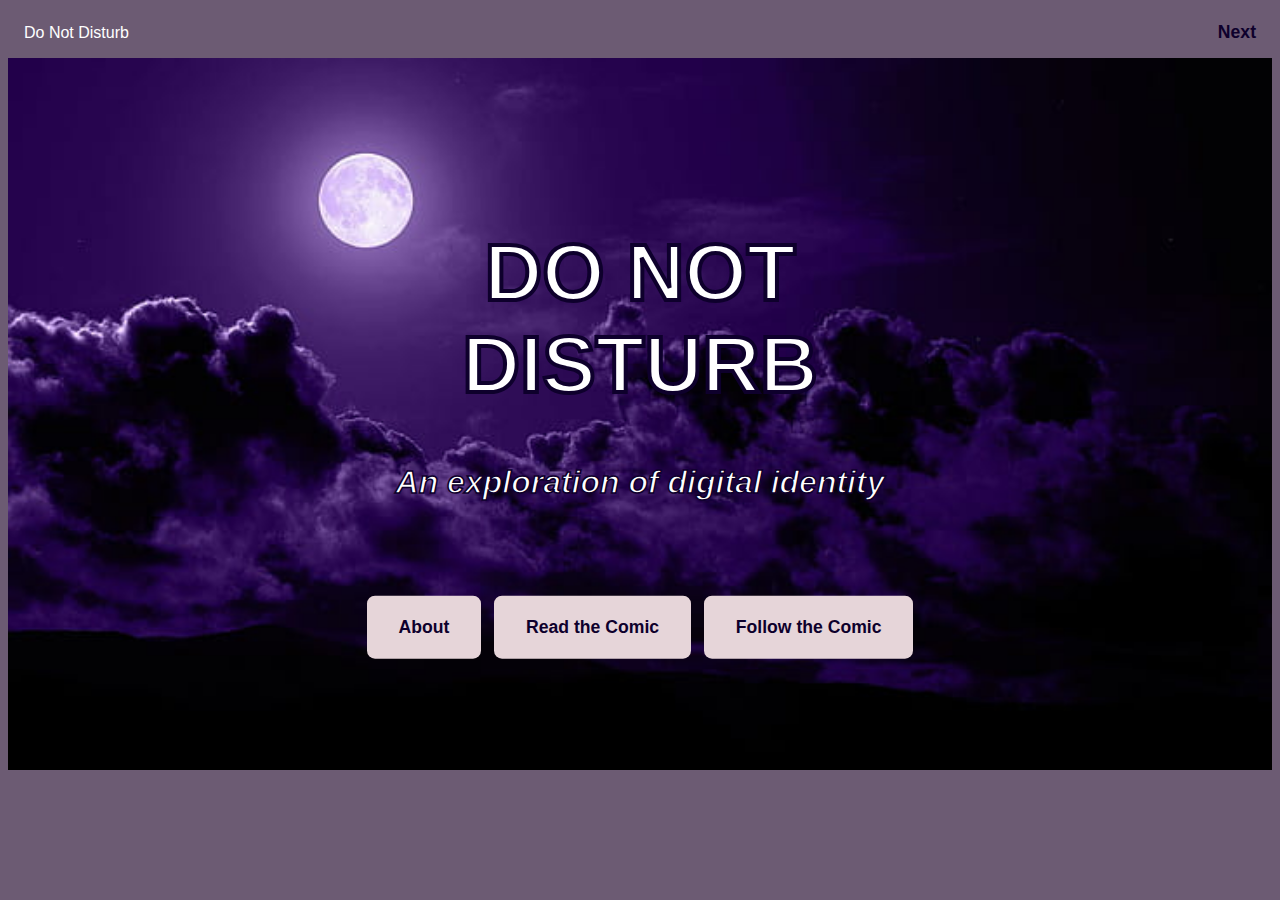
<file: index.html>
<!DOCTYPE html>
<html lang="en">

<head>
  <title>Do Not Disturb</title>
  <meta charset="utf-8">
  <meta name="viewport" content="width=device-width, initial-scale=1">
  <link rel="stylesheet" href="style.css">
</head>

<body>
  <ul>
    <li><a href="about.html">Next</a></li>
    <li style="float:left"><p>Do Not Disturb</li>
  </ul>

  <div class>
    <div class="hero-image"><img src="hero.jpg" style="width:100%" alt="purple night sky with a bright moon"></div>
    <div class="hero-text">
      <h1>DO NOT DISTURB</h1>
      <h2><em>An exploration of digital identity</em></h2>
      <div class = "buttonbox">
        <div class="button"><a href="about.html">About</a></div>
        <div class="button"><a href="pages1_2.html">Read the Comic</a></div>
        <div class="button"><a href="updates.html">Follow the Comic</a></div>
      </div>
    </div>
  </div>



  <!--Check this W3 for documentation. https://www.w3schools.com/howto/howto_js_slideshow.asp-->

  <!-- Next and previous buttons
  <a class="prev" onclick="plusSlides(-1)">&#10094;</a>
  <a class="next" onclick="plusSlides(1)">&#10095;</a>
</div>
-->

<!-- The dots/circles
<div style="text-align:center">
  <span class="dot" onclick="currentSlide(1)"></span>
  <span class="dot" onclick="currentSlide(2)"></span>
  <span class="dot" onclick="currentSlide(3)"></span>
</div>
-->

</body>
</html>
</file>
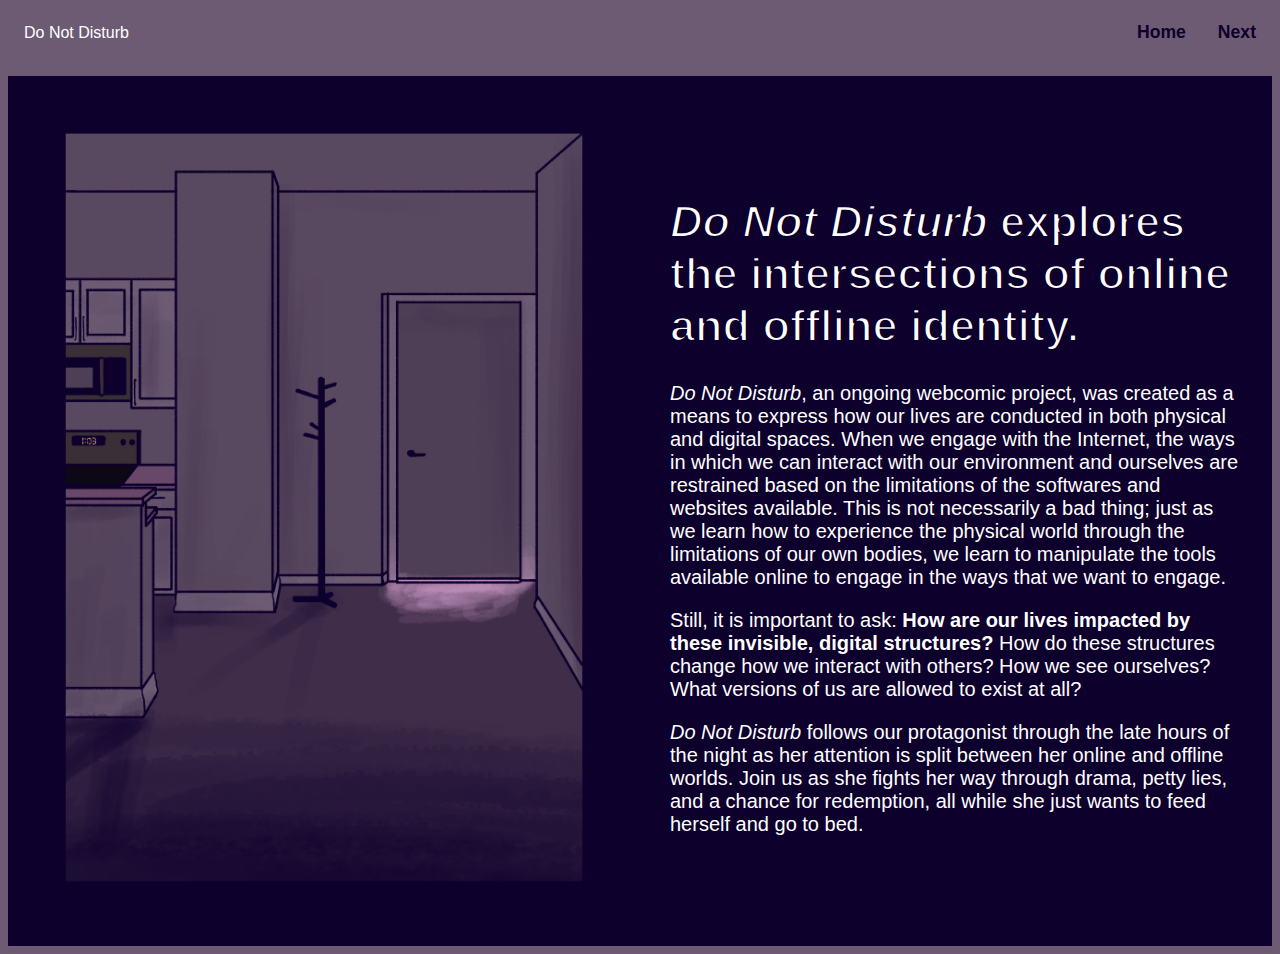
<file: about.html>
<!DOCTYPE html>
<html lang="en">

<head>
  <title>Do Not Disturb</title>
  <meta charset="utf-8">
  <meta name="viewport" content="width=device-width, initial-scale=1">
  <link rel="stylesheet" href="style.css">
<!--Refreshes index.html after 180 seconds-->
  <meta http-equiv="refresh" content="180;url=index.html">
</head>

<body>
    <div>
        <ul>
            <li><a href="pages1_2.html">Next</a></li>
            <li><a href="index.html">Home</a></li>
            <li style="float:left"><p>Do Not Disturb</li>
        </ul>
    </div>

    <br>

    <div class="flex-container">
      <div>
        <img src="comic_pages/page1.png" class="img-responsive" style="width:100%"alt="an empty apartment" >
      </div>
      <div class="textblock">
        <h1><em>Do Not Disturb</em> explores the intersections of online and offline identity.</h1>
        <p style="font-size:15pt;"><em>Do Not Disturb</em>, an ongoing webcomic project, was created as a means to express how our lives are conducted in both physical and digital spaces. When we engage with the Internet, the ways in which we can interact with our environment and ourselves are restrained based on the limitations of the softwares and websites available. This is not necessarily a bad thing; just as we learn how to experience the physical world through the limitations of our own bodies, we learn to manipulate the tools available online to engage in the ways that we want to engage.</p>
        <p style="font-size:15pt;"> Still, it is important to ask: <strong>How are our lives impacted by these invisible, digital structures?</strong> How do these structures change how we interact with others? How we see ourselves? What versions of us are allowed to exist at all?</p>
        <p style="font-size:15pt;"><em>Do Not Disturb</em> follows our protagonist through the late hours of the night as her attention is split between her online and offline worlds. Join us as she fights her way through drama, petty lies, and a chance for redemption, all while she just wants to feed herself and go to bed.</p>
      </div>
    </div>


</body>
</html>
</file>
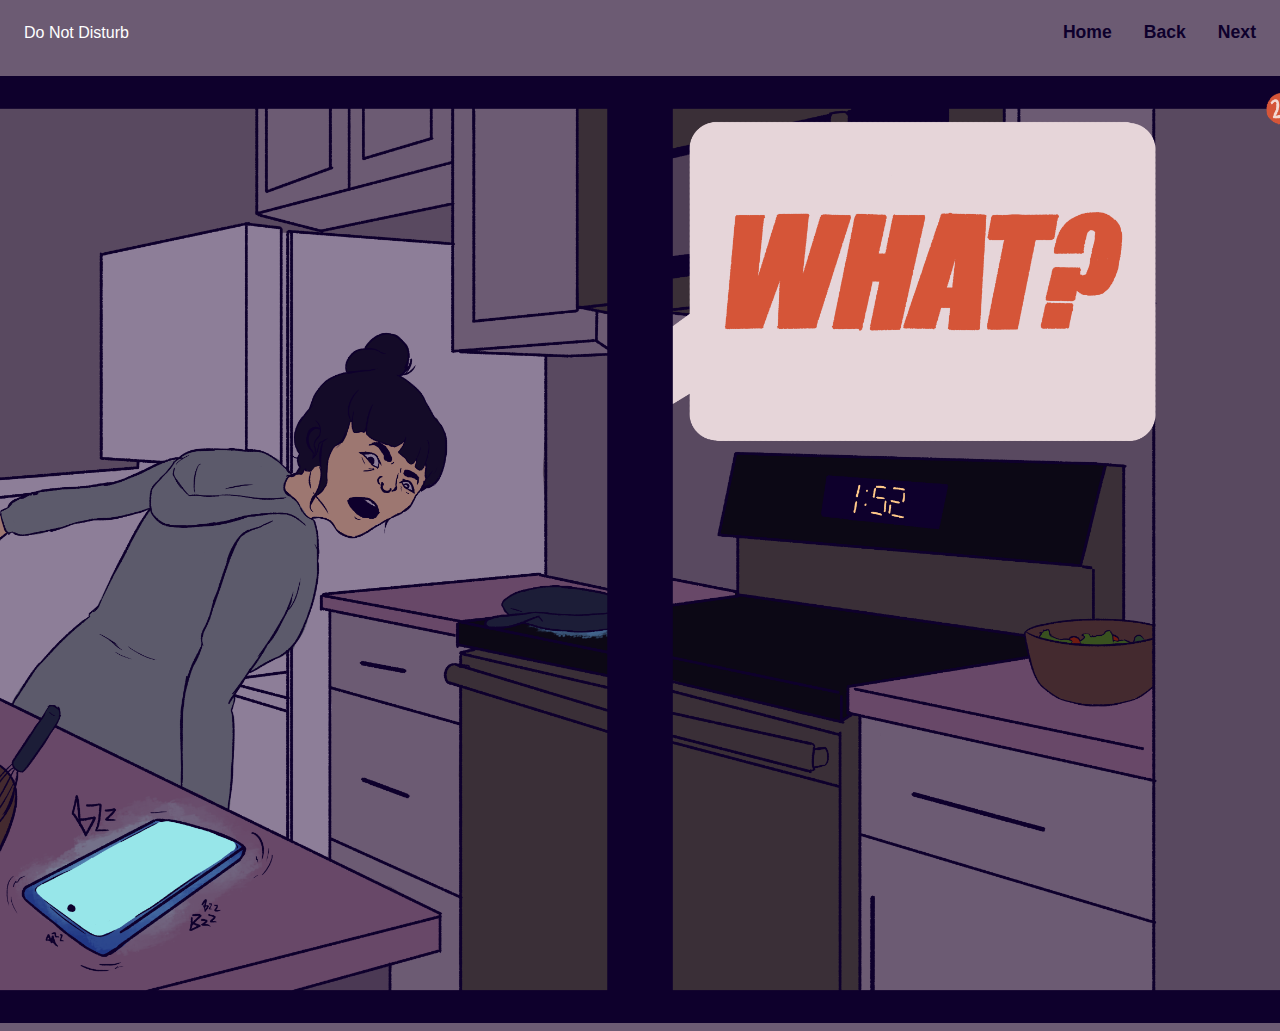
<file: pages11_12.html>
<!DOCTYPE html>
<html lang="en">

<head>
  <title>Do Not Disturb</title>
  <meta charset="utf-8">
  <meta name="viewport" content="width=device-width, initial-scale=1">
  <link rel="stylesheet" href="style.css">
<!--Refreshes index.html after 180 seconds-->
  <meta http-equiv="refresh" content="180;url=index.html">
</head>

<body>
    <div>
        <ul>
            <li><a href="updates.html">Next</a></li>
            <li><a href="pages9_10.html">Back</a></li>
            <li><a href="index.html">Home</a></li>
            <li style="float:left"><p>Do Not Disturb</li>
        </ul>
    </div>

    <br>

    <div class="flex-container">
        <img src="comic_pages/page11.png" class="comic-page">
        <img src="comic_pages/page12.png" class="comic-page">
    </div>


</body>
</html>
</file>
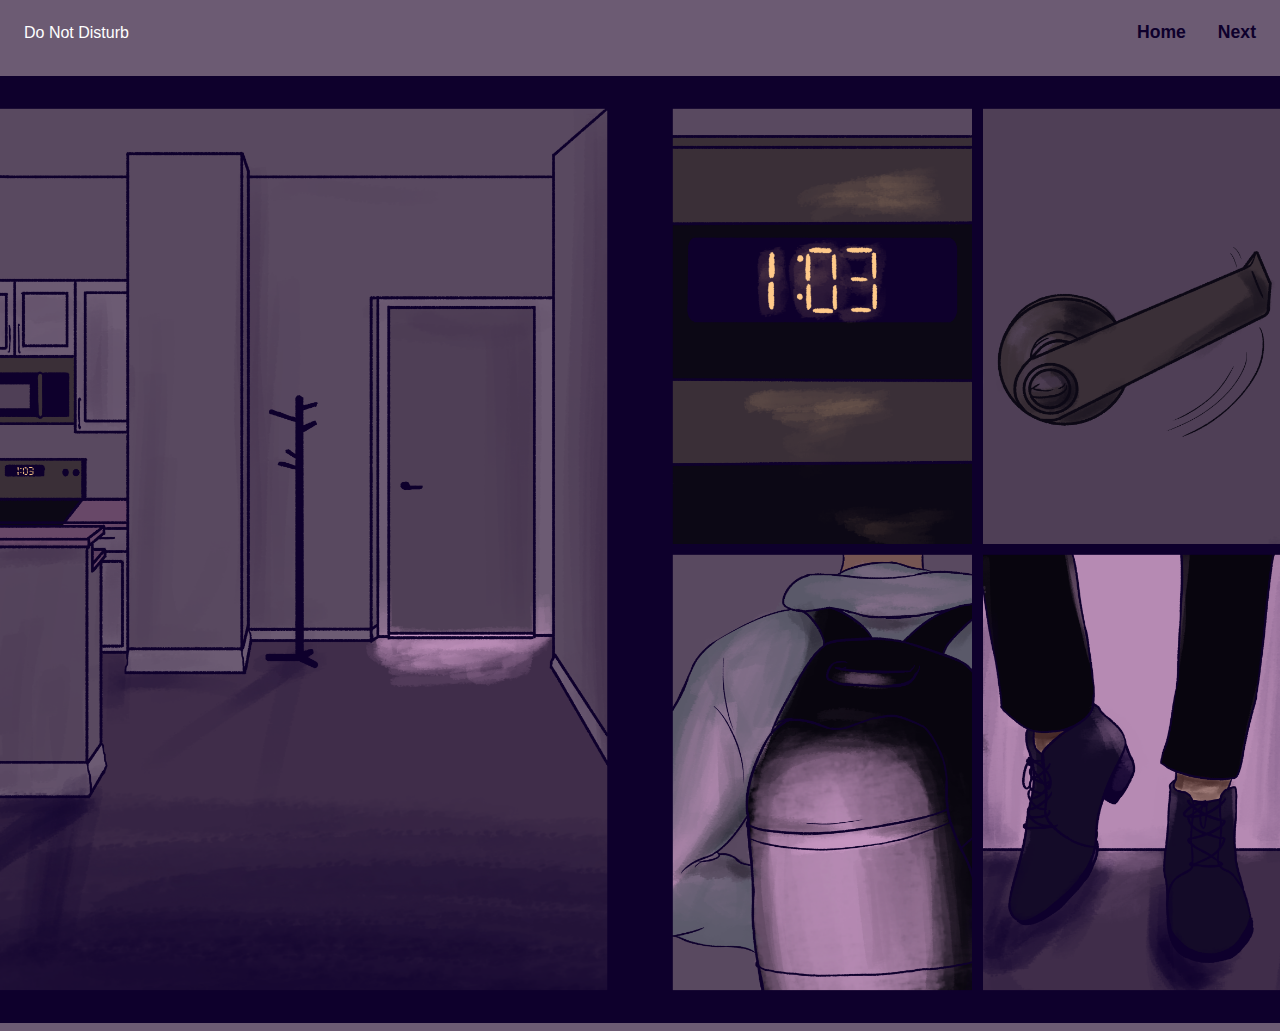
<file: pages1_2.html>
<!DOCTYPE html>
<html lang="en">

<head>
  <title>Do Not Disturb</title>
  <meta charset="utf-8">
  <meta name="viewport" content="width=device-width, initial-scale=1">
  <link rel="stylesheet" href="style.css">
<!--Refreshes index.html after 180 seconds-->
  <meta http-equiv="refresh" content="180;url=index.html">
</head>

<body>
    <div>
        <ul>
            <li><a href="pages3_4.html">Next</a></li>
            <li><a href="index.html">Home</a></li>
            <li style="float:left"><p>Do Not Disturb</li>
        </ul>
    </div>

    <br>

    <div class="flex-container">
        <img src="comic_pages/page1.png" class="comic-page" alt="an empty apartment">
        <img src="comic_pages/page2.png" class="comic-page" alt="an empty apartment">
    </div>


</body>
</html>
</file>
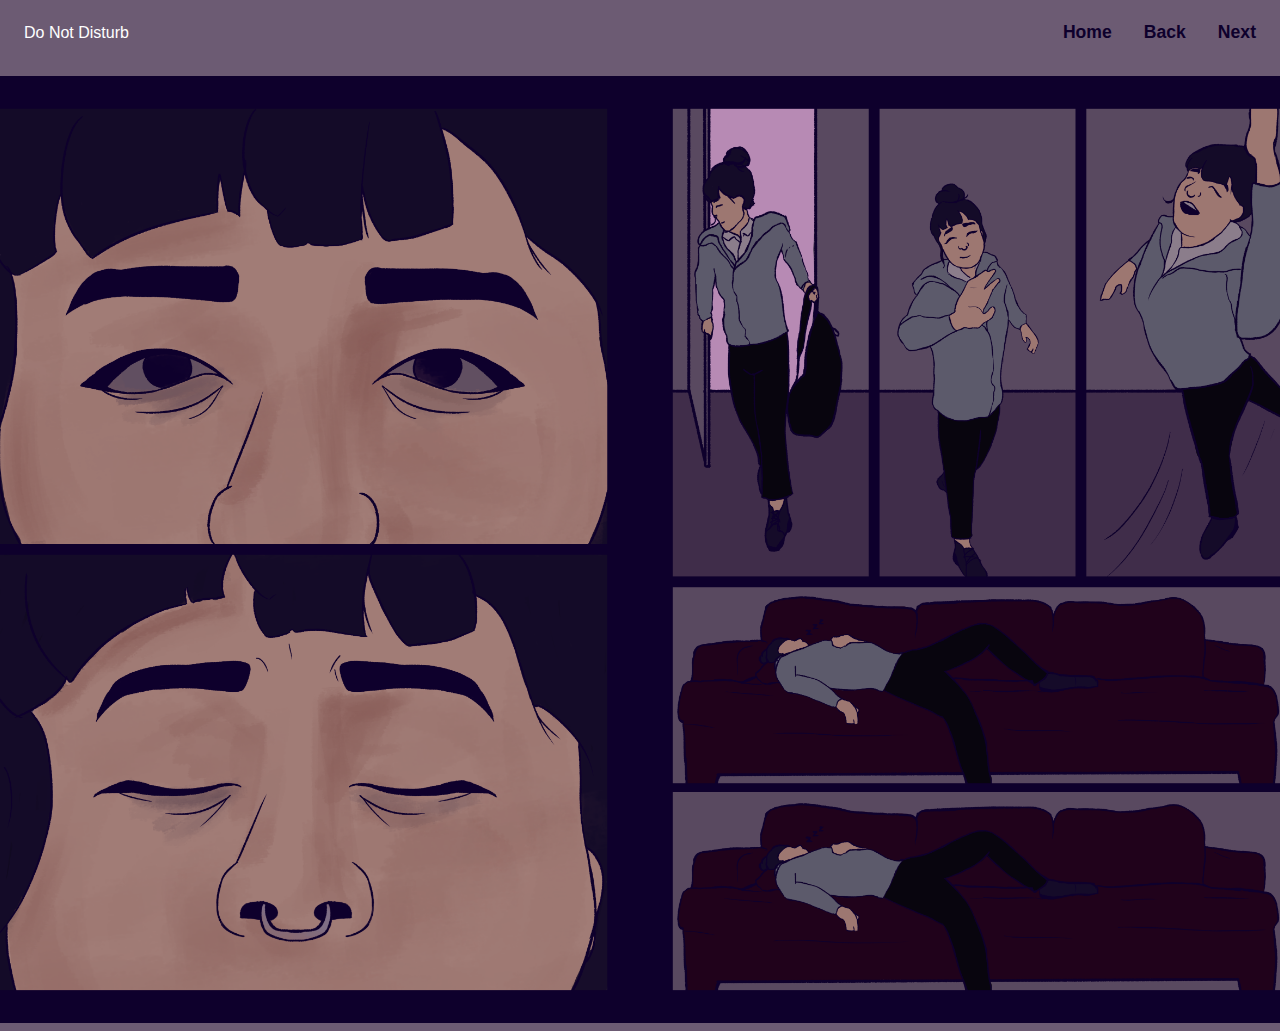
<file: pages3_4.html>
<!DOCTYPE html>
<html lang="en">

<head>
  <title>Do Not Disturb</title>
  <meta charset="utf-8">
  <meta name="viewport" content="width=device-width, initial-scale=1">
  <link rel="stylesheet" href="style.css">
<!--Refreshes index.html after 180 seconds-->
  <meta http-equiv="refresh" content="180;url=index.html">
</head>

<body>
    <div>
        <ul>
            <li><a href="pages5_6.html">Next</a></li>
            <li><a href="pages1_2.html">Back</a></li>
            <li><a href="index.html">Home</a></li>
            <li style="float:left"><p>Do Not Disturb</li>
        </ul>
    </div>

    <br>

    <div class="flex-container">
        <img src="comic_pages/page3.png" class="comic-page">
        <img src="comic_pages/page4.png" class="comic-page">
    </div>


</body>
</html>
</file>
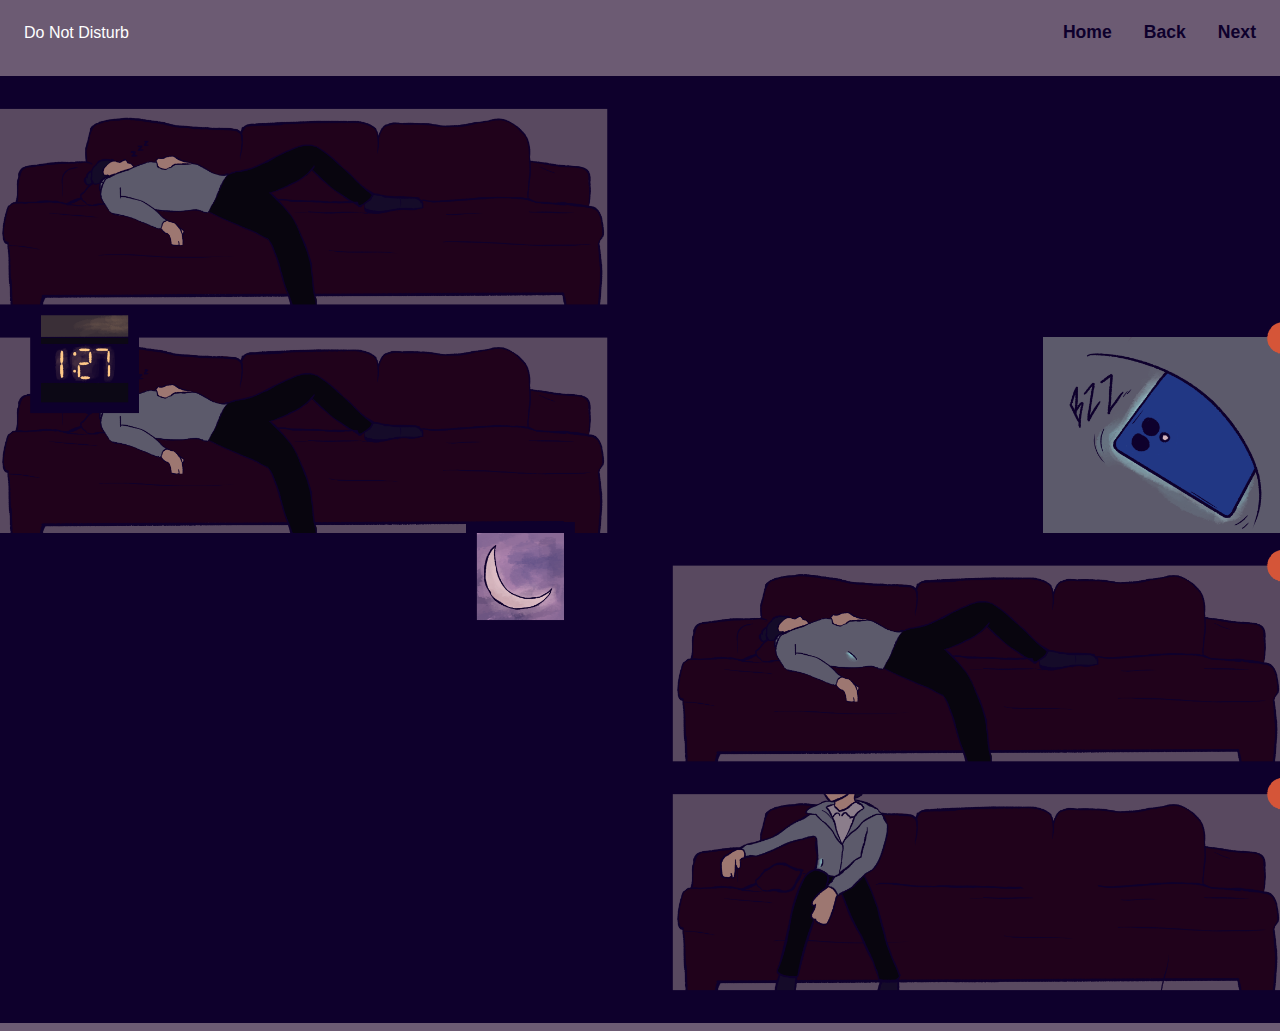
<file: pages5_6.html>
<!DOCTYPE html>
<html lang="en">

<head>
  <title>Do Not Disturb</title>
  <meta charset="utf-8">
  <meta name="viewport" content="width=device-width, initial-scale=1">
  <link rel="stylesheet" href="style.css">
<!--Refreshes index.html after 180 seconds-->
  <meta http-equiv="refresh" content="180;url=index.html">
</head>

<body>
    <div>
        <ul>
            <li><a href="pages7_8.html">Next</a></li>
            <li><a href="pages3_4.html">Back</a></li>
            <li><a href="index.html">Home</a></li>
            <li style="float:left"><p>Do Not Disturb</li>
        </ul>
    </div>

    <br>

    <div class="flex-container">
        <img src="comic_pages/page5.png" class="comic-page">
        <img src="comic_pages/page6.png" class="comic-page">
    </div>


</body>
</html>
</file>
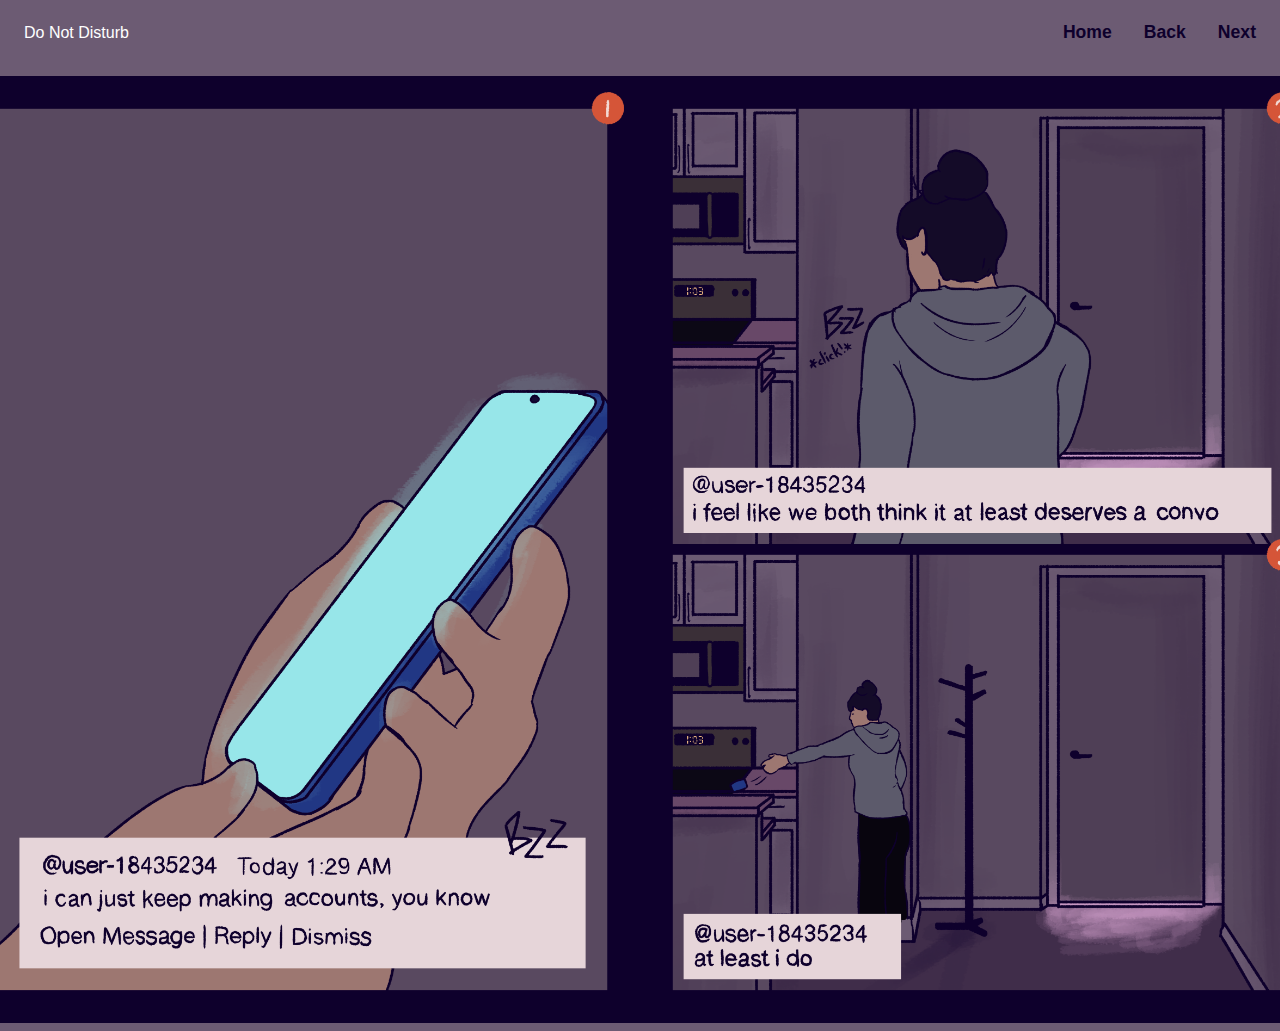
<file: pages7_8.html>
<!DOCTYPE html>
<html lang="en">

<head>
  <title>Do Not Disturb</title>
  <meta charset="utf-8">
  <meta name="viewport" content="width=device-width, initial-scale=1">
  <link rel="stylesheet" href="style.css">
<!--Refreshes index.html after 180 seconds-->
  <meta http-equiv="refresh" content="180;url=index.html">
</head>

<body>
    <div>
        <ul>
            <li><a href="pages9_10.html">Next</a></li>
            <li><a href="pages5_6.html">Back</a></li>
            <li><a href="index.html">Home</a></li>
            <li style="float:left"><p>Do Not Disturb</li>
        </ul>
    </div>

    <br>

    <div class="flex-container">
        <img src="comic_pages/page7.png" class="comic-page">
        <img src="comic_pages/page8.png" class="comic-page">
    </div>


</body>
</html>
</file>
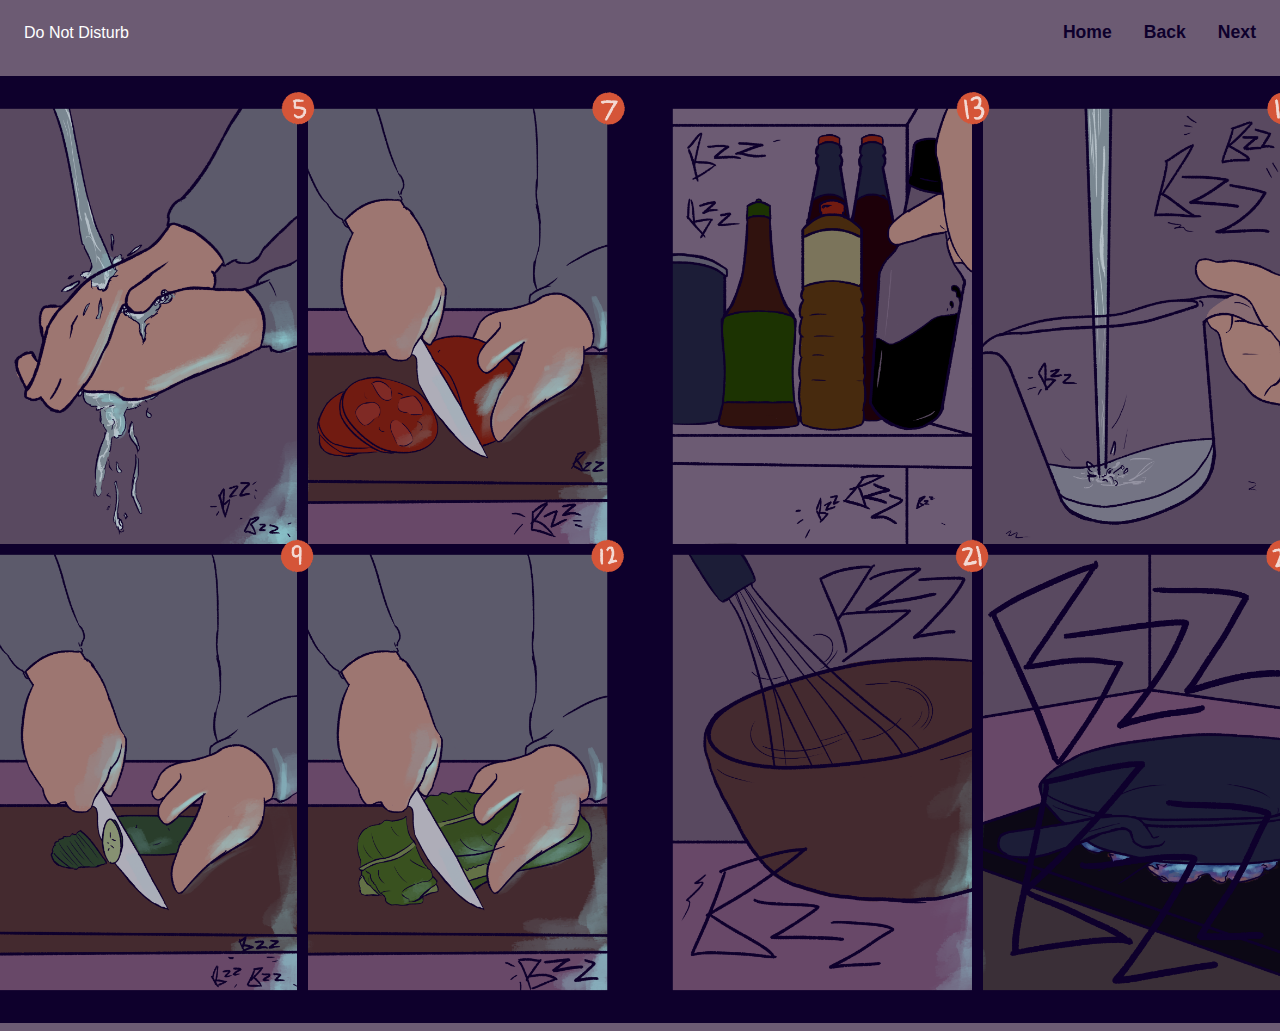
<file: pages9_10.html>
<!DOCTYPE html>
<html lang="en">

<head>
  <title>Do Not Disturb</title>
  <meta charset="utf-8">
  <meta name="viewport" content="width=device-width, initial-scale=1">
  <link rel="stylesheet" href="style.css">
<!--Refreshes index.html after 180 seconds-->
  <meta http-equiv="refresh" content="180;url=index.html">
</head>

<body>
    <div>
        <ul>
            <li><a href="pages11_12.html">Next</a></li>
            <li><a href="pages7_8.html">Back</a></li>
            <li><a href="index.html">Home</a></li>
            <li style="float:left"><p>Do Not Disturb</li>
        </ul>
    </div>

    <br>

    <div class="flex-container">
        <img src="comic_pages/page9.png" class="comic-page">
        <img src="comic_pages/page10.png" class="comic-page">
    </div>


</body>
</html>
</file>
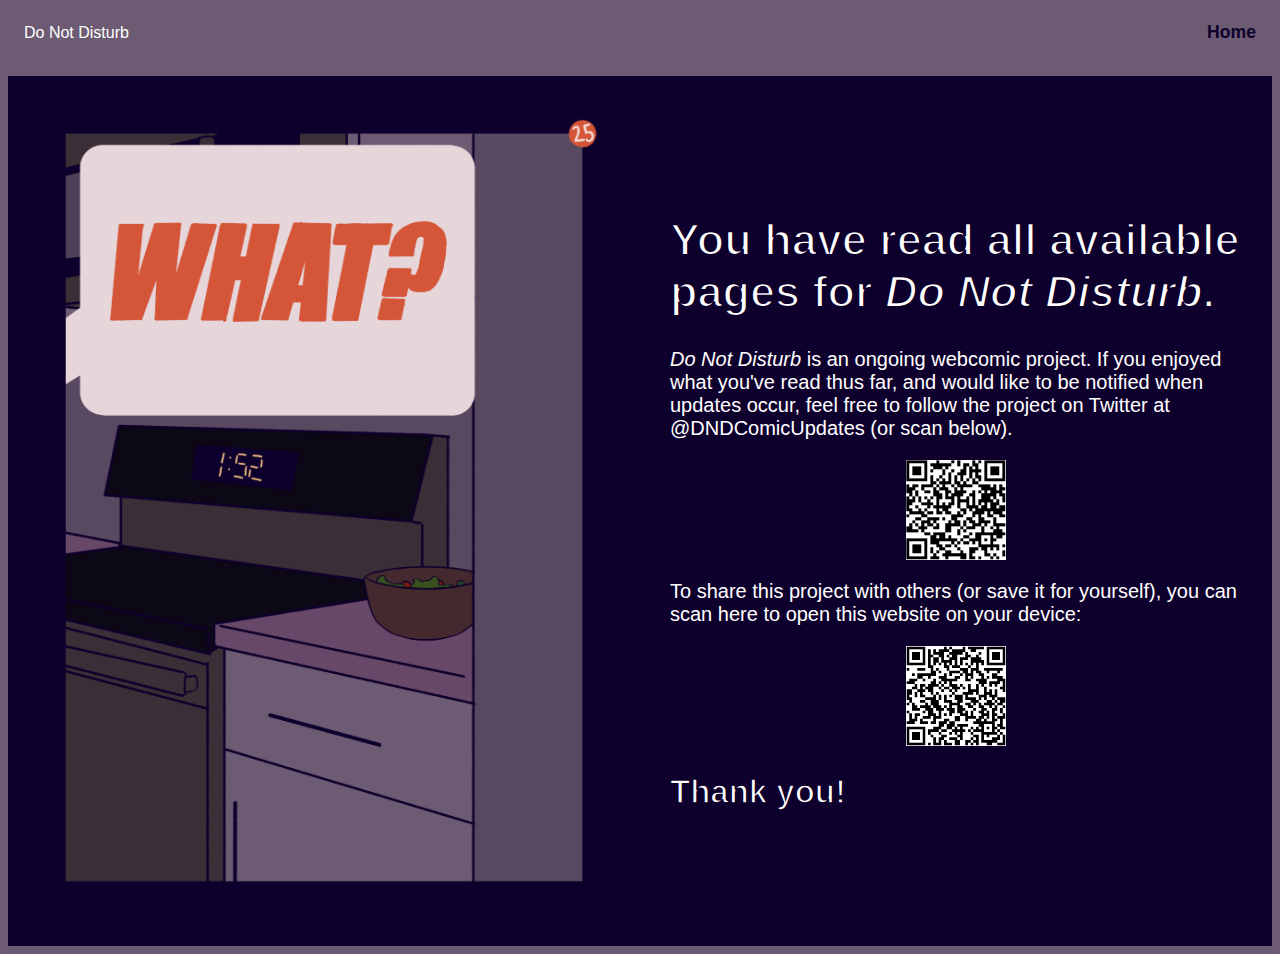
<file: updates.html>
<!DOCTYPE html>
<html lang="en">

<head>
  <title>Do Not Disturb</title>
  <meta charset="utf-8">
  <meta name="viewport" content="width=device-width, initial-scale=1">
  <link rel="stylesheet" href="style.css">
<!--Refreshes index.html after 180 seconds-->
  <meta http-equiv="refresh" content="180;url=index.html">
</head>

<body>
    <div>
        <ul>
            <li><a href="index.html">Home</a></li>
            <li style="float:left"><p>Do Not Disturb</li>
        </ul>
    </div>

    <br>

    <div class="flex-container">
      <div>
        <img src="comic_pages/page12.png" class="img-responsive" style="width:100%"alt="an empty apartment" >
      </div>
      <div class="textblock">
        <h1>You have read all available pages for <em>Do Not Disturb</em>.</h1>
        <p style="font-size:15pt;"><em>Do Not Disturb</em> is an ongoing webcomic project. If you enjoyed what you've read thus far, and would like to be notified when updates occur, feel free to follow the project on Twitter at @DNDComicUpdates (or scan below).</p>
        <img src="twitterqr.png" class="mid" style="width: 100px"alt="QR code" >
        <p style="font-size:15pt;">To share this project with others (or save it for yourself), you can scan here to open this website on your device:</p>
        <img src="dndqr.png" class="mid" style="width: 100px"alt="QR code" >
        <h2>Thank you!</h2>
      </div>
    </div>


</body>
</html>
</file>
<file: style.css>
body {
  background-color: #6c5b73;
  font-family: "HelveticaNeue-Light", "Helvetica Neue Light", "Helvetica Neue", Helvetica, Arial, sans-serif;
}

.comic-page {
  max-width: 75vh;
  height: auto;
}

ul {
  list-style-type: none;
  margin: 0;
  padding: 0;
  overflow: hidden;
  background-color: #6c5b73;
}

a:link:not(li){
  color: #0e002c;
  text-decoration: none;
  font-weight: bold;
  font-size: 1.1em;
}


li {
  float: right;
}

li p {
  color: white;
  text-align: center;
  padding: 0px 16px;
  text-decoration: none;
}

li a {
  display: block;
  color: white;
  text-align: center;
  padding: 14px 16px;
  text-decoration: none;
}

li  a:hover {
    color: grey;
  }

/* Slideshow container */
.slideshow-container {
  max-width: 100%;
  position: relative;
  margin: auto;
}

.hero-text {
  text-align: center;
  position: absolute;
  top: 50%;
  left: 50%;
  transform: translate(-50%, -50%);
  color: white;
  font-family: Arial, sans-serif;
  font-size: 1.0em;
}

.buttonbox {
  display: flex;
  justify-content: center;
  align-items: center;
  height: 200px;
  border: 0px solid;
}

.button {
  background-color: #e6d5d9;
  border-radius: 8px;
  border: none;
  color: #0e002c;
  padding: 1.3em 2em;
  margin: 1%;
  text-align: center;
  display: inline-block;
  font-size: 16px;
  cursor: pointer;
}

h1 {
  font-size: 5.0em;
  -webkit-text-stroke-width: .05em;
  -webkit-text-stroke-color: #0e002c;
}
h2 {
  font-size: 2em;
  -webkit-text-stroke-width: .05em;
  -webkit-text-stroke-color: #0e002c;
}

.textblock h1{
  font-size: 1.5em;;
}
.textblock h2{
  font-size: 1.1em;;
}

.mid {
  display: block;
  margin-left: auto;
  margin-right: auto;
  width: 50%;
}

/* Hide the images by default */
.mySlides {
  display: none;
}

/* Next & previous buttons */
.prev, .next {
  cursor: pointer;
  position: absolute;
  top: 50%;
  width: auto;
  margin-top: -22px;
  padding: 16px;
  color: white;
  font-weight: bold;
  font-size: 18px;
  transition: 0.6s ease;
  border-radius: 0 3px 3px 0;
  user-select: none;
}

/* Position the "next button" to the right */
.next {
  right: 0;
  border-radius: 3px 0 0 3px;
}

/* On hover, add a black background color with a little bit see-through */
.prev:hover, .next:hover {
  background-color: rgba(0,0,0,0.8);
}

/* Caption text */
.text {
  color: #f2f2f2;
  font-size: 15px;
  padding: 8px 12px;
  position: absolute;
  bottom: 8px;
  width: 100%;
  text-align: center;
}


/* The dots/bullets/indicators */
.dot {
  cursor: pointer;
  height: 15px;
  width: 15px;
  margin: 0 2px;
  background-color: #bbb;
  border-radius: 50%;
  display: inline-block;
  transition: background-color 0.6s ease;
}

.active, .dot:hover {
  background-color: #717171;
}

/* Fading animation */
.fade {
  animation-name: fade;
  animation-duration: 3s;
}

@keyframes fade {
  from {opacity: .4}
  to {opacity: 1}
}

.flex-container {
  display: flex;
  background-color: #0e002c;
  justify-content: center;
  align-items: center;
}

.flex-container > div {
  background-color: #0e002c;
  color: white;
  width: 50%;
  margin: 10px;
  padding: 20px;
  font-size: 30px;
}

/* The Modal (background) */
.modal {
  display: none; /* Hidden by default */
  position: fixed; /* Stay in place */
  z-index: 1; /* Sit on top */
  left: 0;
  top: 0;
  width: 100%; /* Full width */
  height: 100%; /* Full height */
  overflow: auto; /* Enable scroll if needed */
  background-color: rgb(0,0,0); /* Fallback color */
  background-color: rgba(0,0,0,0.4); /* Black w/ opacity */
}

.center {
  display: flex;
  justify-content: center;
  align-items: center;
  height: 200px;
  border: 3px solid green;
}

/* Modal Content/Box */
.modal-content {
  background-color: #fefefe;
  margin: 15% auto; /* 15% from the top and centered */
  padding: 20px;
  border: 1px solid #888;
  width: 80%; /* Could be more or less, depending on screen size */
}

/*Button */
button:hover {
    color: grey;
  }
</file>
